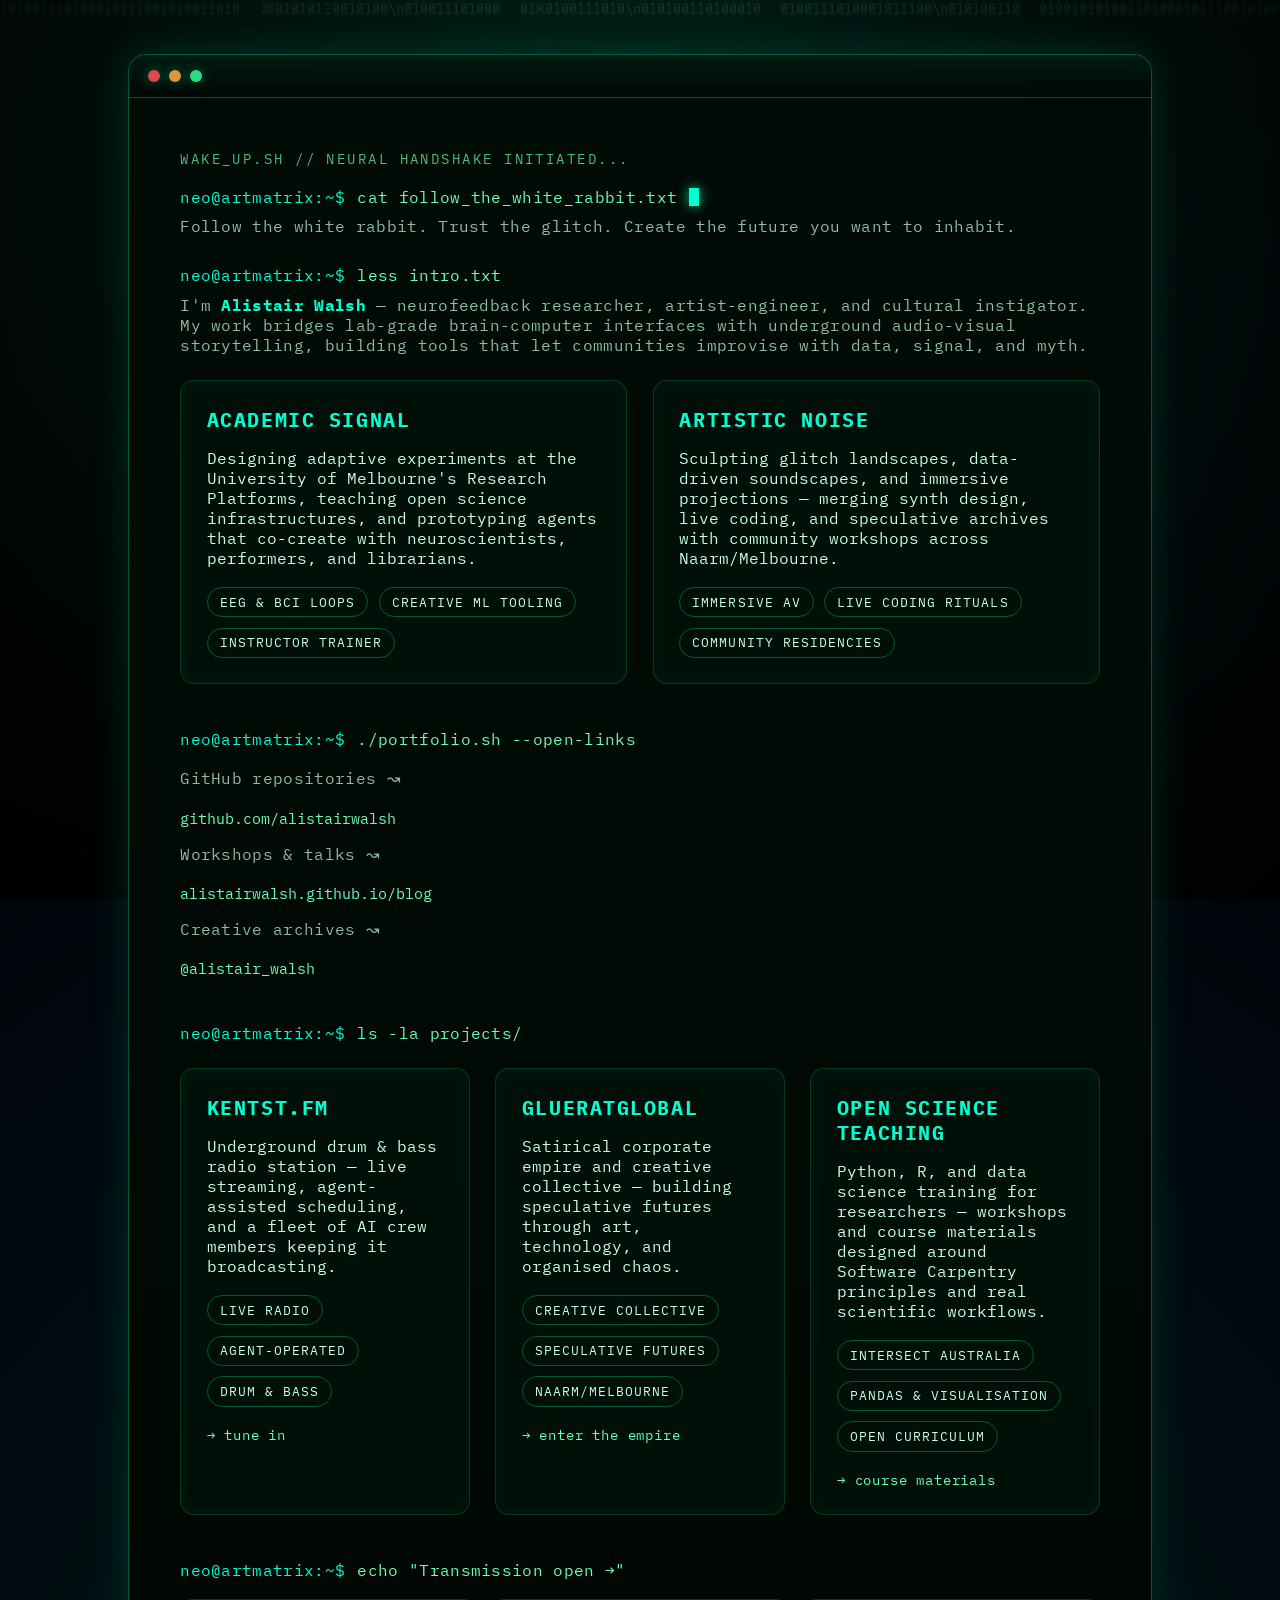
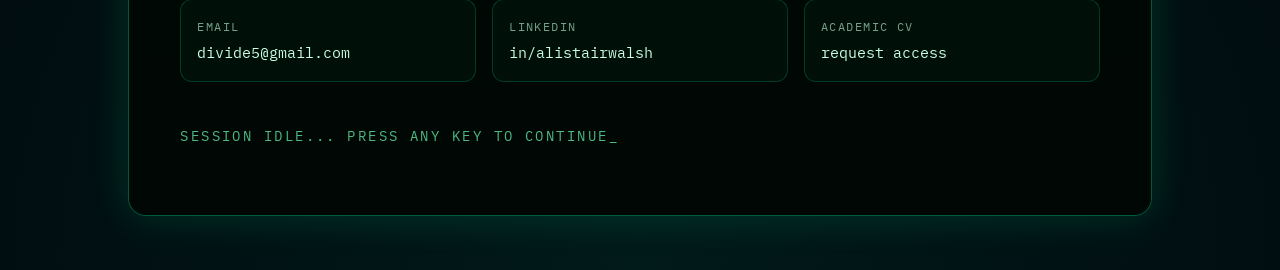
<file: index.html>
<!DOCTYPE html>
<html lang="en">
  <head>
    <meta charset="utf-8" />
    <meta name="viewport" content="width=device-width, initial-scale=1" />
    <meta
      name="description"
      content="Alistair Walsh | Neurofeedback researcher, creative technologist, and open culture advocate. Follow the white rabbit into academic and artistic signal plus hands-on setup notes for Codex, Docker MCP servers, and more."
    />
    <title>Follow the White Rabbit | Alistair Walsh</title>
    <link rel="preconnect" href="https://fonts.googleapis.com" />
    <link rel="preconnect" href="https://fonts.gstatic.com" crossorigin />
    <link
      href="https://fonts.googleapis.com/css2?family=IBM+Plex+Mono:wght@400;500;600;700&family=Share+Tech+Mono&display=swap"
      rel="stylesheet"
    />
    <link rel="stylesheet" href="stylesheets/stylesheet.css" />
  </head>
  <body>
    <div class="matrix-fall" aria-hidden="true">
      <div
        class="matrix-column"
        data-stream="1010011101000101110010100110100101010011010001011100101001101001\nϞЖ01λ0110101010\n⟟010011101000101110010100110100101010011010001011100101001101001"
      ></div>
      <div
        class="matrix-column delay-1"
        data-stream="⌘010101Ξ0010100\n010011101000101110010100110100101010011010001011100101001101001010\n101001110100010111001010011010010101001101000101110010100110100101"
      ></div>
      <div
        class="matrix-column delay-2"
        data-stream="01Ж0100111010\n010100110100010111001010011010010101001101000101110010100110100101\n010011101000101110010100110100101010011010001011100101001101001010"
      ></div>
      <div
        class="matrix-column delay-3"
        data-stream="0100111010001011100\n010100110100010111001010011010010101001101000101110010100110100101\nϞ01001110100010111001010011010010101001101000101110010100110100101"
      ></div>
      <div
        class="matrix-column delay-4"
        data-stream="01001010100110100010111001010011010010101001101000101110010100110\n010011101000101110010100110100101010011010001011100101001101001010\nж01001110100010111001010011010010101001101000101110010100110100101"
      ></div>
    </div>
    <main class="terminal" aria-labelledby="terminal-title">
      <div class="terminal-frame">
        <div class="terminal-header" role="presentation">
          <span aria-hidden="true"></span>
          <span aria-hidden="true"></span>
          <span aria-hidden="true"></span>
        </div>
        <div class="terminal-screen">
          <p class="line system" id="terminal-title">wake_up.sh // neural handshake initiated...</p>
          <p class="line prompt">
            <span class="prompt-label">neo@artmatrix:~$</span>
            <span class="command">cat follow_the_white_rabbit.txt</span>
            <span class="cursor" aria-hidden="true"></span>
          </p>
          <p class="line output">Follow the white rabbit. Trust the glitch. Create the future you want to inhabit.</p>

          <section class="block">
            <p class="line prompt">
              <span class="prompt-label">neo@artmatrix:~$</span>
              <span class="command">less intro.txt</span>
            </p>
            <p class="line output">
              I'm <strong>Alistair Walsh</strong> — neurofeedback researcher, artist-engineer, and cultural instigator. My work
              bridges lab-grade brain-computer interfaces with underground audio-visual storytelling, building tools that let
              communities improvise with data, signal, and myth.
            </p>
            <div class="glow-grid">
              <article class="glow-card">
                <h2 class="block-title">Academic Signal</h2>
                <p>
                  Designing adaptive experiments at the University of Melbourne's Research Platforms, teaching open science
                  infrastructures, and prototyping agents that co-create with neuroscientists, performers, and librarians.
                </p>
                <ul class="tag-list">
                  <li>EEG &amp; BCI loops</li>
                  <li>Creative ML tooling</li>
                  <li>Instructor trainer</li>
                </ul>
              </article>
              <article class="glow-card">
                <h2 class="block-title">Artistic Noise</h2>
                <p>
                  Sculpting glitch landscapes, data-driven soundscapes, and immersive projections — merging synth design, live
                  coding, and speculative archives with community workshops across Naarm/Melbourne.
                </p>
                <ul class="tag-list">
                  <li>Immersive AV</li>
                  <li>Live coding rituals</li>
                  <li>Community residencies</li>
                </ul>
              </article>
            </div>
          </section>

          <section class="block">
            <p class="line prompt">
              <span class="prompt-label">neo@artmatrix:~$</span>
              <span class="command">./portfolio.sh --open-links</span>
            </p>
            <ul class="link-list">
              <li>
                <span class="line output">GitHub repositories ↝</span>
                <a href="https://github.com/alistairwalsh" target="_blank" rel="noopener">github.com/alistairwalsh</a>
              </li>
              <li>
                <span class="line output">Workshops &amp; talks ↝</span>
                <a href="https://alistairwalsh.github.io/blog" target="_blank" rel="noopener">alistairwalsh.github.io/blog</a>
              </li>
              <li>
                <span class="line output">Creative archives ↝</span>
                <a href="https://www.instagram.com/alistair_walsh/" target="_blank" rel="noopener">@alistair_walsh</a>
              </li>
            </ul>
          </section>

          <section class="block">
            <p class="line prompt">
              <span class="prompt-label">neo@artmatrix:~$</span>
              <span class="command">ls -la projects/</span>
            </p>
            <div class="glow-grid">
              <article class="glow-card">
                <h2 class="block-title">KentSt.FM</h2>
                <p>
                  Underground drum &amp; bass radio station — live streaming, agent-assisted scheduling, and a fleet of
                  AI crew members keeping it broadcasting.
                </p>
                <ul class="tag-list">
                  <li>Live radio</li>
                  <li>Agent-operated</li>
                  <li>Drum &amp; bass</li>
                </ul>
                <a href="https://radio.glueratglobal.com/kentst" target="_blank" rel="noopener" class="card-link">→ tune in</a>
              </article>
              <article class="glow-card">
                <h2 class="block-title">GlueRatGlobal</h2>
                <p>
                  Satirical corporate empire and creative collective — building speculative futures through art,
                  technology, and organised chaos.
                </p>
                <ul class="tag-list">
                  <li>Creative collective</li>
                  <li>Speculative futures</li>
                  <li>Naarm/Melbourne</li>
                </ul>
                <a href="https://glueratglobal.com" target="_blank" rel="noopener" class="card-link">→ enter the empire</a>
              </article>
              <article class="glow-card">
                <h2 class="block-title">Open Science Teaching</h2>
                <p>
                  Python, R, and data science training for researchers — workshops and course materials designed
                  around Software Carpentry principles and real scientific workflows.
                </p>
                <ul class="tag-list">
                  <li>Intersect Australia</li>
                  <li>Pandas &amp; visualisation</li>
                  <li>Open curriculum</li>
                </ul>
                <a href="https://alistairwalsh.github.io/python203-cheatsheet/" target="_blank" rel="noopener" class="card-link">→ course materials</a>
              </article>
            </div>
          </section>

          <section class="block">
            <p class="line prompt">
              <span class="prompt-label">neo@artmatrix:~$</span>
              <span class="command">echo "Transmission open →"</span>
            </p>
            <div class="contact-grid">
              <a class="contact-card" href="mailto:divide5@gmail.com">
                <span class="label">Email</span>
                <span class="value">divide5@gmail.com</span>
              </a>
              <a class="contact-card" href="https://linkedin.com/in/alistairwalsh" target="_blank" rel="noopener">
                <span class="label">LinkedIn</span>
                <span class="value">in/alistairwalsh</span>
              </a>
              <a
                class="contact-card"
                href="mailto:divide5@gmail.com?subject=Academic%20CV%20request"
              >
                <span class="label">Academic CV</span>
                <span class="value">request access</span>
              </a>
            </div>
          </section>

          <p class="line system">Session idle... press any key to continue_</p>
        </div>
      </div>
    </main>
  </body>
</html>
</file>
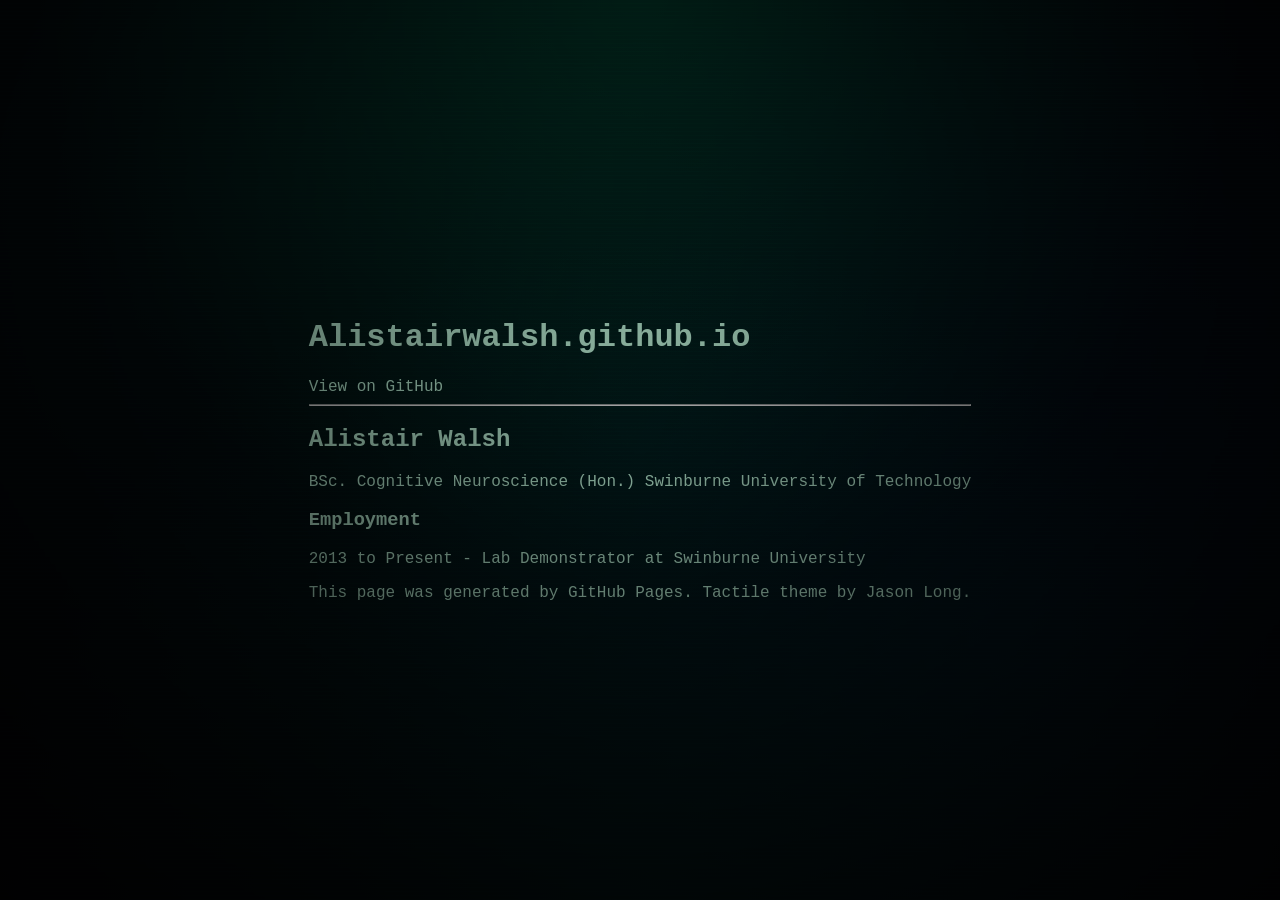
<file: index.html.bak.html>
<!DOCTYPE html>
<html>
  <head>
    <meta charset='utf-8'>
    <meta http-equiv="X-UA-Compatible" content="chrome=1">
    <link href='https://fonts.googleapis.com/css?family=Chivo:900' rel='stylesheet' type='text/css'>
    <link rel="stylesheet" type="text/css" href="stylesheets/stylesheet.css" media="screen">
    <link rel="stylesheet" type="text/css" href="stylesheets/pygment_trac.css" media="screen">
    <link rel="stylesheet" type="text/css" href="stylesheets/print.css" media="print">
    <!--[if lt IE 9]>
    <script src="//html5shiv.googlecode.com/svn/trunk/html5.js"></script>
    <![endif]-->
    <title>Alistairwalsh.github.io by alistairwalsh</title>
  </head>

  <body>
    <div id="container">
      <div class="inner">

        <header>
          <h1>Alistairwalsh.github.io</h1>
          <h2></h2>
        </header>

        <section id="downloads" class="clearfix">
          <a href="https://github.com/alistairwalsh" id="view-on-github" class="button"><span>View on GitHub</span></a>
        </section>

        <hr>

        <section id="main_content">
          <h1>
<a name="alistair-walsh" class="anchor" href="#alistair-walsh"><span class="octicon octicon-link"></span></a>Alistair Walsh</h1>

<p>BSc. Cognitive Neuroscience (Hon.) Swinburne University of Technology</p>

<h3>
<a name="employment" class="anchor" href="#employment"><span class="octicon octicon-link"></span></a>Employment</h3>

<p>2013 to Present - Lab Demonstrator at Swinburne University</p>
        </section>

        <footer>
          This page was generated by <a href="http://pages.github.com">GitHub Pages</a>. Tactile theme by <a href="https://twitter.com/jasonlong">Jason Long</a>.
        </footer>

        
      </div>
    </div>
  </body>
</html>
</file>
<file: stylesheets/stylesheet.css>
:root {
  color-scheme: dark;
  --bg-deep: #01040a;
  --bg-pulse: #041d11;
  --grid-line: rgba(0, 255, 153, 0.1);
  --text-primary: #c8ffe3;
  --text-secondary: rgba(200, 255, 227, 0.72);
  --accent: #6bffb5;
  --accent-strong: #00ffd2;
  --shadow: rgba(0, 255, 150, 0.2);
  --card-bg: rgba(1, 20, 12, 0.66);
  --card-border: rgba(0, 255, 170, 0.18);
  font-size: 16px;
}

*,
*::before,
*::after {
  box-sizing: border-box;
}

html {
  height: 100%;
  background: #000;
}

body {
  min-height: 100vh;
  margin: 0;
  display: flex;
  align-items: center;
  justify-content: center;
  padding: clamp(3rem, 6vh, 6rem) clamp(1rem, 5vw, 3rem);
  font-family: 'IBM Plex Mono', 'Share Tech Mono', ui-monospace, SFMono-Regular, Menlo, Monaco,
    'Courier New', monospace;
  color: var(--text-primary);
  background: radial-gradient(circle at top, rgba(0, 255, 150, 0.16), transparent 55%),
    radial-gradient(circle at bottom, rgba(0, 180, 140, 0.12), transparent 60%), var(--bg-deep);
  overflow-x: hidden;
}

body::before {
  content: '';
  position: fixed;
  inset: 0;
  background: repeating-linear-gradient(
      0deg,
      rgba(0, 255, 160, 0.03),
      rgba(0, 255, 160, 0.03) 1px,
      transparent 1px,
      transparent 4px
    ),
    radial-gradient(circle at 20% 20%, rgba(0, 255, 153, 0.08), transparent 55%),
    radial-gradient(circle at 80% 70%, rgba(0, 150, 255, 0.12), transparent 60%);
  mix-blend-mode: screen;
  opacity: 0.5;
  pointer-events: none;
  animation: pulse 14s ease-in-out infinite;
  z-index: 0;
}

body::after {
  content: '';
  position: fixed;
  inset: 0;
  background: linear-gradient(
      rgba(0, 0, 0, 0),
      rgba(0, 0, 0, 0.65)
    ),
    radial-gradient(circle at 50% 50%, rgba(0, 0, 0, 0), rgba(0, 0, 0, 0.75));
  mix-blend-mode: multiply;
  pointer-events: none;
  z-index: 0;
}

.matrix-fall {
  position: fixed;
  inset: 0;
  display: grid;
  grid-template-columns: repeat(auto-fit, minmax(120px, 1fr));
  gap: 1.5vw;
  overflow: hidden;
  pointer-events: none;
  opacity: 0.55;
  mix-blend-mode: screen;
  z-index: 0;
}

.matrix-column {
  position: relative;
  height: 100%;
  font-family: 'Share Tech Mono', 'IBM Plex Mono', monospace;
  font-size: clamp(0.75rem, 1.2vw, 1rem);
  line-height: 1.2;
  color: rgba(134, 255, 197, 0.35);
  text-shadow: 0 0 12px rgba(0, 255, 179, 0.2);
  filter: blur(0.25px);
  overflow: hidden;
  animation: rain 18s linear infinite;
  will-change: transform;
}

.matrix-column::before,
.matrix-column::after {
  content: attr(data-stream);
  position: absolute;
  left: 0;
  width: 100%;
  white-space: pre;
}

.matrix-column::before {
  top: -100%;
}

.matrix-column::after {
  top: 0;
}

.matrix-column.delay-1 {
  animation-duration: 23s;
  animation-delay: -6s;
}

.matrix-column.delay-2 {
  animation-duration: 26s;
  animation-delay: -10s;
}

.matrix-column.delay-3 {
  animation-duration: 21s;
  animation-delay: -4s;
}

.matrix-column.delay-4 {
  animation-duration: 24s;
  animation-delay: -8s;
}

.terminal {
  position: relative;
  width: min(1024px, 96vw);
  z-index: 1;
}

.terminal-frame {
  position: relative;
  border-radius: 18px;
  border: 1px solid rgba(0, 255, 166, 0.32);
  background: rgba(1, 12, 8, 0.82);
  box-shadow: 0 0 40px rgba(0, 255, 170, 0.15), inset 0 0 25px rgba(0, 255, 144, 0.05);
  backdrop-filter: blur(9px);
  overflow: hidden;
}

.terminal-header {
  display: flex;
  align-items: center;
  gap: 0.55rem;
  padding: 0.95rem 1.2rem;
  background: linear-gradient(180deg, rgba(0, 30, 20, 0.8), rgba(0, 5, 4, 0.6));
  border-bottom: 1px solid rgba(0, 255, 170, 0.25);
}

.terminal-header span {
  width: 12px;
  height: 12px;
  border-radius: 999px;
  box-shadow: 0 0 12px rgba(0, 255, 153, 0.4);
}

.terminal-header span:nth-child(1) {
  background: rgba(255, 86, 86, 0.85);
}

.terminal-header span:nth-child(2) {
  background: rgba(255, 177, 66, 0.85);
}

.terminal-header span:nth-child(3) {
  background: rgba(51, 255, 153, 0.85);
}

.terminal-screen {
  position: relative;
  padding: clamp(2rem, 4vw, 3.2rem);
  background: linear-gradient(180deg, rgba(0, 12, 6, 0.9), rgba(0, 7, 4, 0.96));
}

.line {
  display: block;
  margin: 0 0 1.2rem;
  letter-spacing: 0.02em;
}

.line.system {
  color: rgba(107, 255, 181, 0.72);
  text-transform: uppercase;
  font-size: 0.85rem;
  letter-spacing: 0.18em;
}

.prompt {
  display: flex;
  align-items: center;
  gap: 0.75rem;
  flex-wrap: wrap;
  margin-bottom: 0.6rem;
}

.prompt-label {
  color: var(--accent-strong);
}

.command {
  color: var(--accent);
}

.output {
  color: var(--text-secondary);
}

.cursor {
  width: 1ch;
  height: 1.1em;
  background: var(--accent-strong);
  box-shadow: 0 0 12px rgba(0, 255, 170, 0.8);
  animation: blink 1.1s steps(2, start) infinite;
}

.block {
  margin: 2.8rem 0;
}

.block:first-of-type {
  margin-top: 1.8rem;
}

.block-title {
  margin: 0 0 0.75rem;
  font-size: clamp(1.1rem, 0.9rem + 0.4vw, 1.4rem);
  color: var(--accent-strong);
  letter-spacing: 0.08em;
  text-transform: uppercase;
}

.glow-grid {
  display: grid;
  gap: clamp(1rem, 2vw, 1.8rem);
  margin-top: 1.6rem;
  grid-template-columns: repeat(auto-fit, minmax(220px, 1fr));
}

.glow-card {
  background: var(--card-bg);
  border: 1px solid var(--card-border);
  border-radius: 14px;
  padding: 1.6rem;
  box-shadow: inset 0 0 22px rgba(0, 255, 166, 0.04);
  transition: transform 200ms ease, box-shadow 200ms ease;
}

.glow-card:hover,
.glow-card:focus-within {
  transform: translateY(-6px);
  box-shadow: 0 18px 35px -18px rgba(0, 255, 166, 0.55);
}

.tag-list {
  list-style: none;
  padding: 0;
  margin: 1.2rem 0 0;
  display: flex;
  flex-wrap: wrap;
  gap: 0.65rem;
}

.tag-list li {
  padding: 0.35rem 0.75rem;
  border-radius: 999px;
  border: 1px solid rgba(0, 255, 150, 0.3);
  font-size: 0.8rem;
  letter-spacing: 0.08em;
  text-transform: uppercase;
  color: var(--text-primary);
}

.link-list {
  list-style: none;
  padding: 0;
  margin: 1.2rem 0 0;
  display: grid;
  gap: 1rem;
}

.link-list a {
  color: var(--accent);
  font-size: 0.95rem;
}

.link-list a:hover,
.link-list a:focus {
  color: var(--accent-strong);
  text-shadow: 0 0 18px rgba(0, 255, 170, 0.4);
}

.card-link {
  display: inline-block;
  margin-top: 1.2rem;
  color: var(--accent);
  font-size: 0.85rem;
  letter-spacing: 0.06em;
  text-decoration: none;
  transition: color 150ms ease, text-shadow 150ms ease;
}

.card-link:hover,
.card-link:focus {
  color: var(--accent-strong);
  text-shadow: 0 0 14px rgba(0, 255, 170, 0.5);
}

.instruction-list {
  counter-reset: step;
  list-style: none;
  padding: 0;
  margin: 1.6rem 0 0;
  display: grid;
  gap: clamp(1.6rem, 2vw, 2.4rem);
}

.instruction-list li {
  background: rgba(0, 22, 14, 0.65);
  border: 1px solid rgba(0, 255, 166, 0.2);
  border-radius: 16px;
  padding: 1.6rem;
  box-shadow: inset 0 0 18px rgba(0, 255, 150, 0.05);
}

.instruction-list header {
  font-weight: 600;
  letter-spacing: 0.08em;
  text-transform: uppercase;
  color: var(--accent-strong);
  margin-bottom: 0.75rem;
}

pre {
  margin: 1rem 0 0;
  padding: 1rem;
  background: rgba(0, 10, 6, 0.85);
  border-radius: 12px;
  border: 1px solid rgba(0, 255, 153, 0.2);
  color: var(--text-primary);
  overflow-x: auto;
  box-shadow: inset 0 0 18px rgba(0, 255, 150, 0.07);
}

code {
  font-family: 'IBM Plex Mono', 'Share Tech Mono', monospace;
  font-size: 0.9rem;
}

.contact-grid {
  display: grid;
  grid-template-columns: repeat(auto-fit, minmax(180px, 1fr));
  gap: 1rem;
  margin-top: 1.2rem;
}

.contact-card {
  display: flex;
  flex-direction: column;
  gap: 0.45rem;
  padding: 1.2rem 1rem;
  border-radius: 12px;
  background: rgba(0, 22, 12, 0.65);
  border: 1px solid rgba(0, 255, 166, 0.18);
  color: var(--text-primary);
  text-decoration: none;
  transition: transform 200ms ease, box-shadow 200ms ease;
}

.contact-card:hover,
.contact-card:focus {
  transform: translateY(-4px);
  box-shadow: 0 15px 32px -20px rgba(0, 255, 170, 0.6);
  color: var(--accent-strong);
}

.contact-card .label {
  font-size: 0.75rem;
  letter-spacing: 0.12em;
  text-transform: uppercase;
  color: rgba(200, 255, 227, 0.6);
}

.contact-card .value {
  font-size: 0.95rem;
  color: var(--text-primary);
}

a {
  color: inherit;
  text-decoration: none;
}

a:hover,
a:focus {
  text-decoration: none;
}

strong {
  color: var(--accent-strong);
}

@keyframes blink {
  0%,
  49% {
    opacity: 1;
  }
  50%,
  100% {
    opacity: 0;
  }
}

@keyframes rain {
  from {
    transform: translateY(-55%);
  }
  to {
    transform: translateY(105%);
  }
}

@keyframes pulse {
  0%,
  100% {
    opacity: 0.3;
  }
  50% {
    opacity: 0.6;
  }
}

@media (max-width: 720px) {
  body {
    padding: 3rem 1rem 4rem;
  }

  .terminal-screen {
    padding: 1.8rem;
  }

  .prompt {
    gap: 0.5rem;
  }

  .cursor {
    height: 0.95em;
  }
}
</file>
<file: stylesheets/pygment_trac.css>
.highlight  { background: #ffffff; }
.highlight .c { color: #999988; font-style: italic } /* Comment */
.highlight .err { color: #a61717; background-color: #e3d2d2 } /* Error */
.highlight .k { font-weight: bold } /* Keyword */
.highlight .o { font-weight: bold } /* Operator */
.highlight .cm { color: #999988; font-style: italic } /* Comment.Multiline */
.highlight .cp { color: #999999; font-weight: bold } /* Comment.Preproc */
.highlight .c1 { color: #999988; font-style: italic } /* Comment.Single */
.highlight .cs { color: #999999; font-weight: bold; font-style: italic } /* Comment.Special */
.highlight .gd { color: #000000; background-color: #ffdddd } /* Generic.Deleted */
.highlight .gd .x { color: #000000; background-color: #ffaaaa } /* Generic.Deleted.Specific */
.highlight .ge { font-style: italic } /* Generic.Emph */
.highlight .gr { color: #aa0000 } /* Generic.Error */
.highlight .gh { color: #999999 } /* Generic.Heading */
.highlight .gi { color: #000000; background-color: #ddffdd } /* Generic.Inserted */
.highlight .gi .x { color: #000000; background-color: #aaffaa } /* Generic.Inserted.Specific */
.highlight .go { color: #888888 } /* Generic.Output */
.highlight .gp { color: #555555 } /* Generic.Prompt */
.highlight .gs { font-weight: bold } /* Generic.Strong */
.highlight .gu { color: #800080; font-weight: bold; } /* Generic.Subheading */
.highlight .gt { color: #aa0000 } /* Generic.Traceback */
.highlight .kc { font-weight: bold } /* Keyword.Constant */
.highlight .kd { font-weight: bold } /* Keyword.Declaration */
.highlight .kn { font-weight: bold } /* Keyword.Namespace */
.highlight .kp { font-weight: bold } /* Keyword.Pseudo */
.highlight .kr { font-weight: bold } /* Keyword.Reserved */
.highlight .kt { color: #445588; font-weight: bold } /* Keyword.Type */
.highlight .m { color: #009999 } /* Literal.Number */
.highlight .s { color: #d14 } /* Literal.String */
.highlight .na { color: #008080 } /* Name.Attribute */
.highlight .nb { color: #0086B3 } /* Name.Builtin */
.highlight .nc { color: #445588; font-weight: bold } /* Name.Class */
.highlight .no { color: #008080 } /* Name.Constant */
.highlight .ni { color: #800080 } /* Name.Entity */
.highlight .ne { color: #990000; font-weight: bold } /* Name.Exception */
.highlight .nf { color: #990000; font-weight: bold } /* Name.Function */
.highlight .nn { color: #555555 } /* Name.Namespace */
.highlight .nt { color: #000080 } /* Name.Tag */
.highlight .nv { color: #008080 } /* Name.Variable */
.highlight .ow { font-weight: bold } /* Operator.Word */
.highlight .w { color: #bbbbbb } /* Text.Whitespace */
.highlight .mf { color: #009999 } /* Literal.Number.Float */
.highlight .mh { color: #009999 } /* Literal.Number.Hex */
.highlight .mi { color: #009999 } /* Literal.Number.Integer */
.highlight .mo { color: #009999 } /* Literal.Number.Oct */
.highlight .sb { color: #d14 } /* Literal.String.Backtick */
.highlight .sc { color: #d14 } /* Literal.String.Char */
.highlight .sd { color: #d14 } /* Literal.String.Doc */
.highlight .s2 { color: #d14 } /* Literal.String.Double */
.highlight .se { color: #d14 } /* Literal.String.Escape */
.highlight .sh { color: #d14 } /* Literal.String.Heredoc */
.highlight .si { color: #d14 } /* Literal.String.Interpol */
.highlight .sx { color: #d14 } /* Literal.String.Other */
.highlight .sr { color: #009926 } /* Literal.String.Regex */
.highlight .s1 { color: #d14 } /* Literal.String.Single */
.highlight .ss { color: #990073 } /* Literal.String.Symbol */
.highlight .bp { color: #999999 } /* Name.Builtin.Pseudo */
.highlight .vc { color: #008080 } /* Name.Variable.Class */
.highlight .vg { color: #008080 } /* Name.Variable.Global */
.highlight .vi { color: #008080 } /* Name.Variable.Instance */
.highlight .il { color: #009999 } /* Literal.Number.Integer.Long */

.type-csharp .highlight .k { color: #0000FF }
.type-csharp .highlight .kt { color: #0000FF }
.type-csharp .highlight .nf { color: #000000; font-weight: normal }
.type-csharp .highlight .nc { color: #2B91AF }
.type-csharp .highlight .nn { color: #000000 }
.type-csharp .highlight .s { color: #A31515 }
.type-csharp .highlight .sc { color: #A31515 }
</file>
<file: stylesheets/print.css>
html, body, div, span, applet, object, iframe,
h1, h2, h3, h4, h5, h6, p, blockquote, pre,
a, abbr, acronym, address, big, cite, code,
del, dfn, em, img, ins, kbd, q, s, samp,
small, strike, strong, sub, sup, tt, var,
b, u, i, center,
dl, dt, dd, ol, ul, li,
fieldset, form, label, legend,
table, caption, tbody, tfoot, thead, tr, th, td,
article, aside, canvas, details, embed,
figure, figcaption, footer, header, hgroup,
menu, nav, output, ruby, section, summary,
time, mark, audio, video {
  padding: 0;
  margin: 0;
  font: inherit;
  font-size: 100%;
  vertical-align: baseline;
  border: 0;
}
/* HTML5 display-role reset for older browsers */
article, aside, details, figcaption, figure,
footer, header, hgroup, menu, nav, section {
  display: block;
}
body {
  line-height: 1;
}
ol, ul {
  list-style: none;
}
blockquote, q {
  quotes: none;
}
blockquote:before, blockquote:after,
q:before, q:after {
  content: '';
  content: none;
}
table {
  border-spacing: 0;
  border-collapse: collapse;
}
body {
  font-family: 'Helvetica Neue', Helvetica, Arial, serif;
  font-size: 13px;
  line-height: 1.5;
  color: #000;
}

a {
  font-weight: bold;
  color: #d5000d;
}

header {
  padding-top: 35px;
  padding-bottom: 10px;
}

header h1 {
  font-size: 48px;
  font-weight: bold;
  line-height: 1.2;
  color: #303030;
  letter-spacing: -1px;
}

header h2 {
  font-size: 24px;
  font-weight: normal;
  line-height: 1.3;
  color: #aaa;
  letter-spacing: -1px;
}
#downloads {
  display: none;
}
#main_content {
  padding-top: 20px;
}

code, pre {
  margin-bottom: 30px;
  font-family: Monaco, "Bitstream Vera Sans Mono", "Lucida Console", Terminal;
  font-size: 12px;
  color: #222;
}

code {
  padding: 0 3px;
}

pre {
  padding: 20px;
  overflow: auto;
  border: solid 1px #ddd;
}
pre code {
  padding: 0;
}

ul, ol, dl {
  margin-bottom: 20px;
}


/* COMMON STYLES */

table {
  width: 100%;
  border: 1px solid #ebebeb;
}

th {
  font-weight: 500;
}

td {
  font-weight: 300;
  text-align: center;
  border: 1px solid #ebebeb;
}

form {
  padding: 20px;
  background: #f2f2f2;

}


/* GENERAL ELEMENT TYPE STYLES */

h1 {
  font-size: 2.8em;
}

h2 {
  margin-bottom: 8px;
  font-size: 22px;
  font-weight: bold;
  color: #303030;
}

h3 {
  margin-bottom: 8px;
  font-size: 18px;
  font-weight: bold;
  color: #d5000d;
}

h4 {
  font-size: 16px;
  font-weight: bold;
  color: #303030;
}

h5 {
  font-size: 1em;
  color: #303030;
}

h6 {
  font-size: .8em;
  color: #303030;
}

p {
  margin-bottom: 20px;
  font-weight: 300;
}

a {
  text-decoration: none;
}

p a {
  font-weight: 400;
}

blockquote {
  padding: 0 0 0 30px;
  margin-bottom: 20px;
  font-size: 1.6em;
  border-left: 10px solid #e9e9e9;
}

ul li {
  padding-left: 20px;
  list-style-position: inside;
  list-style: disc;
}

ol li {
  padding-left: 3px;
  list-style-position: inside;
  list-style: decimal;
}

dl dd {
  font-style: italic;
  font-weight: 100;
}

footer {
  padding-top: 20px;
  padding-bottom: 30px;
  margin-top: 40px;
  font-size: 13px;
  color: #aaa;
}

footer a {
  color: #666;
}

/* MISC */
.clearfix:after {
  display: block;
  height: 0;
  clear: both;
  visibility: hidden;
  content: '.';
}

.clearfix {display: inline-block;}
* html .clearfix {height: 1%;}
.clearfix {display: block;}
</file>
